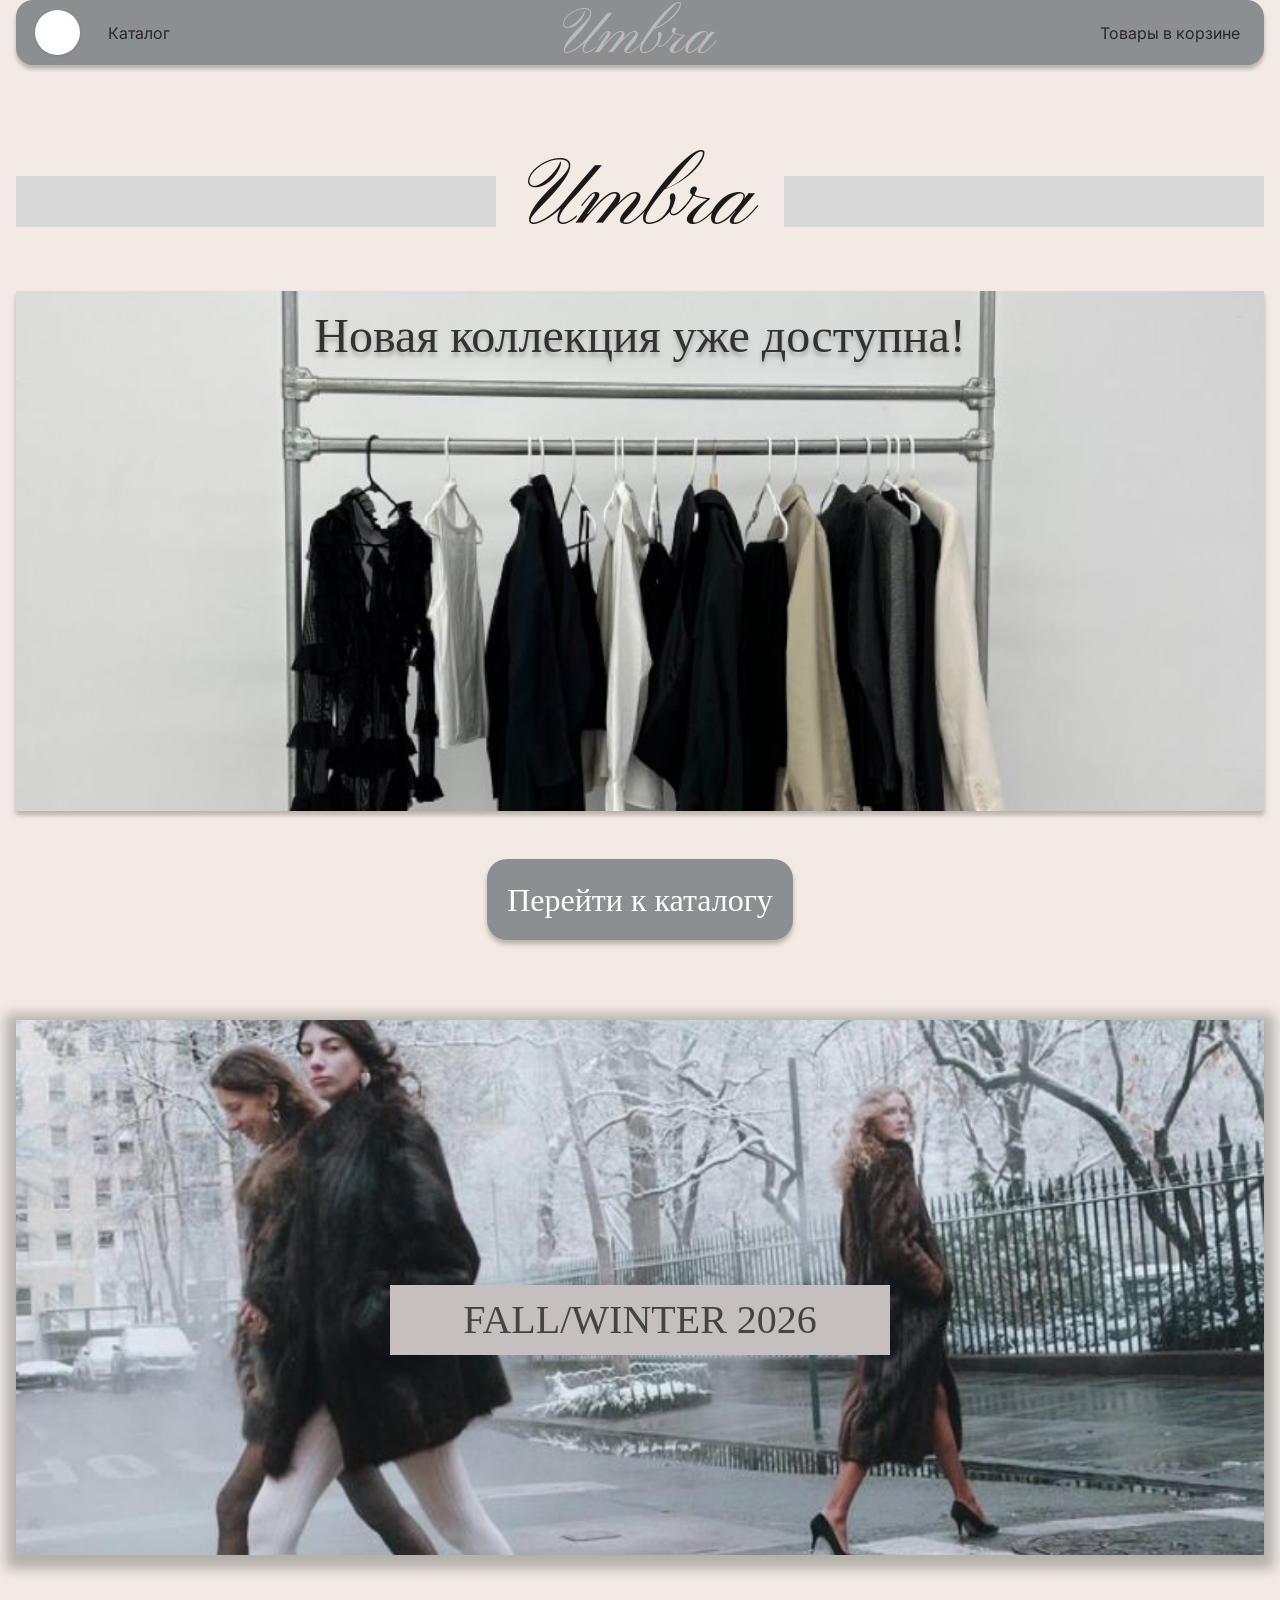
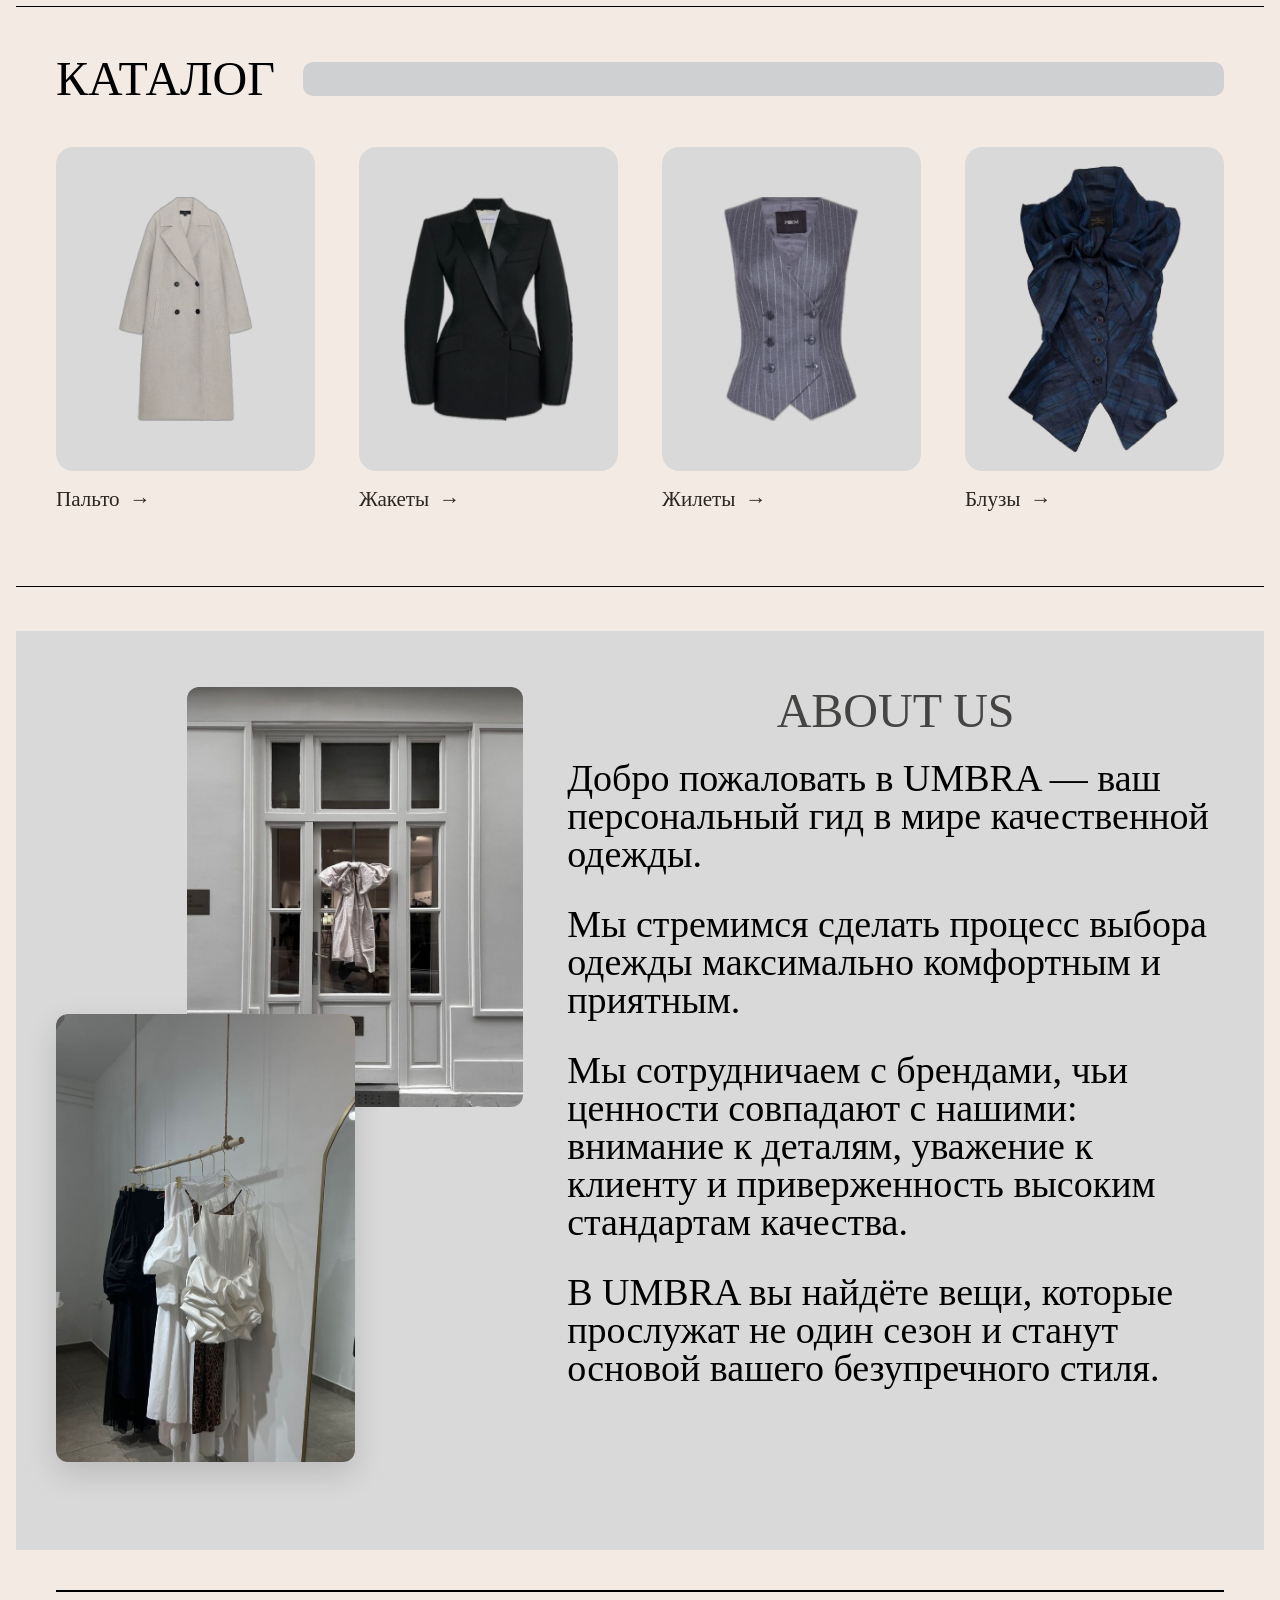
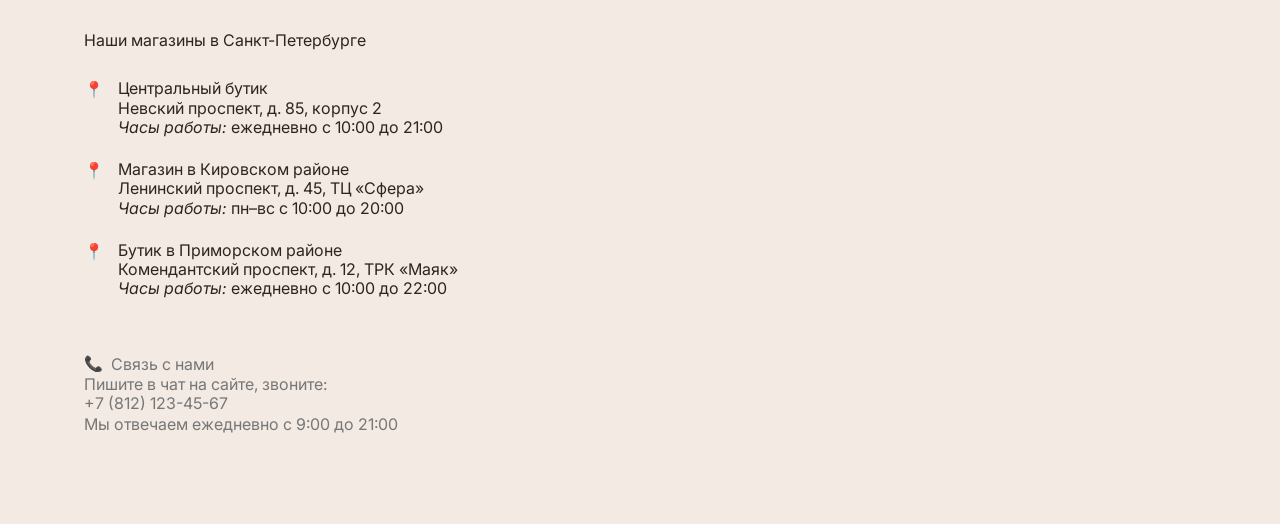
<file: index.html>
<!DOCTYPE html>
<html lang="ru">
<head>
  <meta charset="UTF-8" />
  <meta name="viewport" content="width=device-width, initial-scale=1.0" />
  <title>Umbra — мода</title>
  <link rel="preconnect" href="https://fonts.googleapis.com" />
  <link rel="preconnect" href="https://fonts.gstatic.com" crossorigin />
  <link href="https://fonts.googleapis.com/css2?family=Inter:ital,opsz,wght@0,14..32,200;0,14..32,400;0,14..32,500;1,14..32,200;1,14..32,400;1,14..32,500&family=Pinyon+Script&family=Source+Sans+3:wght@300;400;500;600&family=Tinos:ital,wght@0,400;0,700;1,400&display=swap" rel="stylesheet" />
  <link rel="stylesheet" href="styles.css" />
</head>
<body>
  <div class="page">
  <header class="site-header">
    <div class="top-bar">
      <div class="top-bar__inner top-bar__inner--with-brand">
        <div class="top-bar__left">
          <a href="index.html" class="top-bar__logo" aria-label="На главную"></a>
          <a href="catalog.html" class="top-bar__link top-bar__link--catalog">Каталог</a>
        </div>
        <a href="index.html" class="top-bar__brand">Umbra</a>
        <div class="top-bar__right">
          <a href="#" class="top-bar__link top-bar__link--cart">Товары в корзине</a>
        </div>
      </div>
    </div>
    <div class="brand-title-wrap">
      <div class="brand-title-row">
        <span class="brand-title__rule" aria-hidden="true"></span>
        <h1 class="brand-title">Umbra</h1>
        <span class="brand-title__rule" aria-hidden="true"></span>
      </div>
    </div>
  </header>

  <main>
    <section class="hero" aria-labelledby="hero-heading">
      <div class="hero__banner">
        <div class="hero__visual">
          <img
            class="hero__img"
            src="img/Коллекция главная.jpg"
            alt="Минималистичная вешалка с одеждой в нейтральных тонах"
          />
          <p id="hero-heading" class="hero__tagline">Новая коллекция уже доступна!</p>
        </div>
        <div class="hero__cta-strip">
          <div class="hero__cta">
            <a class="btn btn--catalog" href="catalog.html">Перейти к каталогу</a>
          </div>
        </div>
      </div>
      <div class="hero__lifestyle">
        <img
          class="hero__lifestyle-img"
          src="img/fall_winter.jpg"
          alt="Зимний городской образ"
        />
        <div class="hero__season-badge">
          <span class="hero__season-badge__text">Fall/Winter 2026</span>
        </div>
      </div>
    </section>

    <section id="catalog" class="catalog section">
      <div class="container">
        <h2 class="catalog__heading">
          <span class="catalog__heading-text">Каталог</span>
          <span class="catalog__heading-line" aria-hidden="true"></span>
        </h2>
        <ul class="catalog__grid">
          <li>
            <a class="catalog-card" href="catalog.html#section-palto">
              <div class="catalog-card__thumb">
                <img src="img/Пальто.png" alt="Светлое пальто" loading="lazy" />
              </div>
              <span class="catalog-card__label">Пальто <span class="catalog-card__arrow" aria-hidden="true">→</span></span>
            </a>
          </li>
          <li>
            <a class="catalog-card" href="catalog.html#section-zhakety">
              <div class="catalog-card__thumb">
                <img src="img/Жакеты.png" alt="Чёрный жакет" loading="lazy" />
              </div>
              <span class="catalog-card__label">Жакеты <span class="catalog-card__arrow" aria-hidden="true">→</span></span>
            </a>
          </li>
          <li>
            <a class="catalog-card" href="catalog.html#section-zhilety">
              <div class="catalog-card__thumb">
                <img src="img/Жилеты.png" alt="Жилет, предметный кадр" loading="lazy" />
              </div>
              <span class="catalog-card__label">Жилеты <span class="catalog-card__arrow" aria-hidden="true">→</span></span>
            </a>
          </li>
          <li>
            <a class="catalog-card" href="catalog.html#section-bluzy">
              <div class="catalog-card__thumb">
                <img src="img/Блузы.png" alt="Тёмная блузка" loading="lazy" />
              </div>
              <span class="catalog-card__label">Блузы <span class="catalog-card__arrow" aria-hidden="true">→</span></span>
            </a>
          </li>
        </ul>
      </div>
    </section>

    <section class="about section" id="about" aria-labelledby="about-heading">
      <div class="about__inner">
        <div class="about__media">
          <img class="about__img about__img--large" src="img/about_us_1.jpg" alt="Витрина бутика" loading="lazy" />
          <img class="about__img about__img--small" src="img/about_us_2.jpg" alt="Одежда на вешалках в шоуруме" loading="lazy" />
        </div>
        <div class="about__content">
          <h2 id="about-heading" class="about__title">About us</h2>
          <div class="about__text">
            <p>Добро пожаловать в UMBRA — ваш персональный гид в мире качественной одежды.</p>
            <p>Мы стремимся сделать процесс выбора одежды максимально комфортным и приятным.</p>
            <p>
              Мы сотрудничаем с брендами, чьи ценности совпадают с нашими: внимание к деталям, уважение к клиенту и приверженность высоким стандартам качества.
            </p>
            <p>В UMBRA вы найдёте вещи, которые прослужат не один сезон и станут основой вашего безупречного стиля.</p>
          </div>
        </div>
      </div>
    </section>

    <footer class="site-footer" id="contacts" aria-labelledby="footer-stores-heading">
      <div class="site-footer__inner">
        <div class="site-footer__panel">
          <h2 id="footer-stores-heading" class="footer__stores-heading">Наши магазины в Санкт-Петербурге</h2>
          <ul class="stores">
            <li class="stores__item">
              <span class="stores__pin" aria-hidden="true">📍</span>
              <div class="stores__body">
                <strong class="stores__name">Центральный бутик</strong>
                <p class="stores__address">Невский проспект, д. 85, корпус 2</p>
                <p class="stores__hours"><span class="stores__hours-label">Часы работы:</span> ежедневно с 10:00 до 21:00</p>
              </div>
            </li>
            <li class="stores__item">
              <span class="stores__pin" aria-hidden="true">📍</span>
              <div class="stores__body">
                <strong class="stores__name">Магазин в Кировском районе</strong>
                <p class="stores__address">Ленинский проспект, д. 45, ТЦ «Сфера»</p>
                <p class="stores__hours"><span class="stores__hours-label">Часы работы:</span> пн–вс с 10:00 до 20:00</p>
              </div>
            </li>
            <li class="stores__item">
              <span class="stores__pin" aria-hidden="true">📍</span>
              <div class="stores__body">
                <strong class="stores__name">Бутик в Приморском районе</strong>
                <p class="stores__address">Комендантский проспект, д. 12, ТРК «Маяк»</p>
                <p class="stores__hours"><span class="stores__hours-label">Часы работы:</span> ежедневно с 10:00 до 22:00</p>
              </div>
            </li>
          </ul>

          <div class="footer__contact">
            <div class="footer__contact-header">
              <span class="footer__contact-icon" aria-hidden="true">📞</span>
              <h3 class="footer__contact-title">Связь с нами</h3>
            </div>
            <p class="footer__contact-lead">Пишите в чат на сайте, звоните:</p>
            <p class="footer__phone-line">
              <a href="tel:+78121234567">+7 (812) 123-45-67</a>
            </p>
            <p class="footer__hours">Мы отвечаем ежедневно с 9:00 до 21:00</p>
          </div>
        </div>
      </div>
    </footer>
  </main>
  </div>

  <div id="cart-drawer" class="cart-drawer" aria-hidden="true">
    <div class="cart-drawer__backdrop" aria-hidden="true"></div>
    <div class="cart-drawer__panel" role="dialog" aria-modal="true" aria-labelledby="cart-drawer-title">
      <header class="cart-drawer__header">
        <button type="button" class="cart-drawer__back" id="cart-drawer-back" aria-label="Закрыть корзину">←</button>
        <h2 id="cart-drawer-title" class="cart-drawer__title">Товары в корзине</h2>
        <span class="cart-drawer__header-spacer" aria-hidden="true"></span>
      </header>
      <hr class="cart-drawer__rule" />
      <div class="cart-drawer__body">
        <ul class="cart-drawer__list" id="cart-drawer-list"></ul>
        <p class="cart-drawer__empty" id="cart-drawer-empty">Корзина пуста</p>
      </div>
      <footer class="cart-drawer__footer" id="cart-drawer-footer" hidden>
        <div class="cart-drawer__footer-inner">
          <span class="cart-drawer__footer-label">Итого</span>
          <div class="cart-drawer__footer-sum" aria-live="polite">
            <span class="cart-drawer__footer-num" id="cart-drawer-total-num">0</span>
            <span class="cart-drawer__footer-unit" aria-hidden="true">руб</span>
          </div>
        </div>
      </footer>
    </div>
  </div>

  <script src="cart.js" defer></script>
</body>
</html>
</file>
<file: styles.css>
/**
 * Umbra — лендинг, один файл стилей.
 * Секции: :root → база → шапка → hero → каталог → about → футер → медиазапросы.
 */
/* Umbra landing — tokens */
:root {
  --bg-page: #f2eae3;
  --bg-outer: #f2eae3;
  --bg-muted: #e8e4e0;
  --about-bg: #d9d9d9;
  /* About us: заголовок и текст (макет Figma) */
  --about-title-fs: 48px;
  --about-title-color: #454443;
  --about-title-max-w: 672px;
  --about-text-fs: 38px;
  --about-text-color: #000000;
  --about-text-max-w: 811px;
  --grey-line: #d9d9d9;
  --catalog-thumb-bg: #d9d9d9;
  --catalog-thumb-radius: clamp(16px, 1.35vw, 20px);
  /* В макете карточка 467px; в сетке ширина — колонка (без «фиктивного» margin от auto) */
  --product-card-max-w: 467px;
  --product-card-min-h: 650px;
  --product-card-bg: #d9d9d9;
  --product-card-thumb-inner-bg: #c9c9c9;
  --product-card-radius: 26px;
  --product-card-thumb-inner-radius: 20px;
  --product-card-pad: clamp(12px, 2.2vw, 18px);
  --product-card-wish-color: #a8a8a8;
  /* заголовок «Каталог» (макет: Tinos 48 / 400 / #000) */
  --catalog-heading-fs: 48px;
  --catalog-heading-color: #000000;
  /* серая плашка справа (макет: 34px высота, radius 10px, #CFD0D1) */
  --catalog-heading-pill-h: 34px;
  --catalog-heading-pill-radius: 10px;
  --catalog-heading-pill-bg: #cfd0d1;
  /* разделитель секции каталог (макет: 1px solid #000) */
  --catalog-section-border: #000000;
  /* воздух: над линией (после lifestyle + тень), под линией до «Каталог» */
  --catalog-rule-gap-after-lifestyle: clamp(1.5rem, 4vw, 4.75rem);
  --catalog-rule-gap-before-heading: clamp(1.75rem, 4.5vw, 3rem);
  /* воздух под нижней чёрной линией каталога до блока About */
  --catalog-rule-gap-before-about: clamp(1.5rem, 4vw, 2.75rem);
  /* зазор между карточками: главная (каталог на главной) */
  --card-grid-gap: clamp(1.5rem, 3.65vw, 2.75rem);
  /* PLP (страница каталога): уже карточки, больше зазор, доп. отступ от краёв блока */
  --plp-grid-extra-pad-x: clamp(0.75rem, 2.5vw, 2rem);
  --plp-grid-gap: clamp(1.4rem, 3vw, 2.25rem);
  --plp-card-surface-max-w: 440px;
  --grey-button: #8e8e8e;
  --grey-button-hover: #6f6f6f;
  --top-bar: #8c8f92;
  --top-bar-text: #1f1f1f;
  --top-bar-w: 1300px;
  --top-bar-h: 65px;
  --top-bar-radius: 17px;
  --top-bar-pad-left: 19px;
  --top-bar-pad-right: 24px;
  --top-bar-logo-gap: 27px;
  --top-bar-brand-color: #bbb9b9;
  --top-bar-link-fs: 16px;
  --accent-dark: #2d2620;
  /* От низа фиксированной шапки (65px) до блока Umbra — 79px; как в макете top: 144px */
  --brand-gap-below-bar: 79px;
  --brand-row-top: calc(var(--top-bar-h) + var(--brand-gap-below-bar));
  --brand-stripe-h: 51px;
  --text: #1a1a1a;
  --text-muted: #5c5c5c;
  --footer-contact-muted: #777777;
  /* как кегль ссылок в шапке */
  --footer-contact-font-fs: var(--top-bar-link-fs);
  /* зазор между About и футером; панель футера как в макете */
  --footer-gap-after-about: clamp(1.25rem, 3.5vw, 2.5rem);
  --footer-panel-w: 1300px;
  --footer-panel-min-h: 485px;
  --footer-panel-border-w: 2px;
  /* блок магазинов в футере — тот же кегль, что ссылки «Каталог» / «Корзина» */
  --footer-stores-text-fs: var(--top-bar-link-fs);
  --footer-stores-text-color: var(--accent-dark);
  --footer-stores-block-w: 850px;
  --white: #fff;
  --font-sans: "Source Sans 3", system-ui, sans-serif;
  --font-inter: "Inter", system-ui, sans-serif;
  --font-brand: "Pinyon Script", cursive;
  --font-tagline: "Tinos", Georgia, "Times New Roman", serif;
  --hero-tagline-color: #323232;
  --hero-tagline-w: 1029px;
  --hero-tagline-fs: 48px;
  --hero-tagline-text-shadow: 0 4px 4px rgb(0 0 0 / 0.25);
  /* Пропорции кадра героя: ширина / высота (чем меньше высота — тем сильнее кроп по вертикали) */
  --hero-visual-ar-w: 1440;
  --hero-visual-ar-h: 600;
  /* Смещение кадра внутри фото (меньше стены сверху и пола снизу) */
  --hero-img-object-position: center 40%;
  /* Полоса под фото: больше воздуха между фото и кнопкой */
  --hero-cta-strip-pt: clamp(2.75rem, 7vw, 5rem);
  --hero-cta-strip-pb: clamp(1.5rem, 4vw, 3rem);
  --hero-cta-btn-w: 392px;
  --hero-cta-btn-h: 81px;
  --hero-cta-btn-radius: 20px;
  --hero-cta-btn-bg: #8c8f92;
  --hero-cta-btn-bg-hover: #787b7e;
  --hero-cta-btn-fs: 32px;
  --hero-cta-btn-shadow: 0 4px 5px 0 #00000040;
  --season-badge-w: 500px;
  --season-badge-h: 70px;
  --season-badge-bg: #c5bfbf;
  --season-badge-text-max: 400px;
  --season-badge-text-fs: 40px;
  --season-badge-text-color: #454443;
  /* чуть ниже геометрического центра кадра */
  --season-badge-top: 56%;
  /* Совпадает с шириной .top-bar — контент не «шире» шапки */
  --layout-max: min(var(--top-bar-w), calc(100vw - 32px));
  --page-pad-x: clamp(1rem, 4vw, 2.5rem);
  --section-pad-y: clamp(2.5rem, 6vw, 4.5rem);
  --radius-sm: 6px;
  --radius-md: 12px;
}

*,
*::before,
*::after {
  box-sizing: border-box;
}

html {
  scroll-behavior: smooth;
  scrollbar-width: none; /* Firefox */
  -ms-overflow-style: none; /* старый Edge / IE */
}

html::-webkit-scrollbar {
  display: none; /* Chrome, Safari, Opera */
}

body {
  margin: 0;
  scrollbar-width: none;
  -ms-overflow-style: none;
  font-family: var(--font-sans);
  font-size: clamp(0.9375rem, 2vw, 1rem);
  font-weight: 400;
  line-height: 1.6;
  color: var(--text);
  background: var(--bg-outer);
  min-height: 100vh;
}

body::-webkit-scrollbar {
  display: none;
}

.page {
  width: 100%;
  max-width: var(--layout-max);
  margin-inline: auto;
  margin-top: 0;
  background: var(--bg-page);
}

/* Атрибуты width/height у <img> в HTML не обязательны, если родитель задаёт
   aspect-ratio / фиксированную высоту — место под картинку резервируется до загрузки. */
img {
  max-width: 100%;
  height: auto;
  display: block;
}

a {
  color: inherit;
  text-decoration: none;
}

a:hover {
  text-decoration: underline;
}

.container {
  width: 100%;
  max-width: none;
  margin-inline: auto;
  padding-inline: var(--page-pad-x);
}

.section {
  padding-block: var(--section-pad-y);
}

/* Полоса закреплена у верха окна (fixed), под неё зарезервирован отступ */
.site-header {
  background: var(--bg-page);
  padding: 0 var(--page-pad-x);
  padding-top: var(--brand-row-top);
}

.top-bar {
  position: fixed;
  top: 0;
  left: 50%;
  transform: translateX(-50%);
  z-index: 200;
  width: min(var(--top-bar-w), calc(100vw - 32px));
  height: var(--top-bar-h);
  background: var(--top-bar);
  color: var(--top-bar-text);
  border-radius: var(--top-bar-radius);
  box-shadow: 0px 4px 4px 0px #00000040;
}

.top-bar__inner {
  display: flex;
  align-items: center;
  justify-content: space-between;
  gap: 1rem;
  height: 100%;
  width: 100%;
  padding: 10px var(--top-bar-pad-right) 10px var(--top-bar-pad-left);
  box-sizing: border-box;
}

/* Центр шапки: Umbra (макет 154×60, Pinyon 64px, #BBB9B9); вместо left:590px — сетка 1fr auto 1fr */
.top-bar__inner--with-brand {
  display: grid;
  grid-template-columns: minmax(0, 1fr) auto minmax(0, 1fr);
  align-items: center;
  align-content: center;
  column-gap: 0.5rem;
  /* При padding 10+10 и высоте полосы 65px остаётся ~45px — блок 60px вылезает и ломает выравнивание */
  padding-block: 2px;
}

.top-bar__inner--with-brand .top-bar__left,
.top-bar__inner--with-brand .top-bar__brand,
.top-bar__inner--with-brand .top-bar__right {
  align-self: center;
}

.top-bar__inner--with-brand .top-bar__left {
  justify-self: start;
}

.top-bar__inner--with-brand .top-bar__right {
  justify-self: end;
}

.top-bar__inner--with-brand .top-bar__left--catalog {
  flex: unset;
}

.top-bar__right {
  display: flex;
  align-items: center;
  justify-content: flex-end;
  min-width: 0;
}

.top-bar__brand {
  grid-column: 2;
  justify-self: center;
  box-sizing: border-box;
  width: 154px;
  height: 60px;
  max-height: min(60px, 100%);
  display: flex;
  align-items: center;
  justify-content: center;
  margin: 0;
  padding: 0;
  /* hidden обрезал верхние выносные Pinyon Script; сдвиг только у логотипа */
  overflow: visible;
  transform: translateY(5px);
  font-family: var(--font-brand);
  font-weight: 400;
  font-style: normal;
  font-size: 64px;
  line-height: 1;
  letter-spacing: 0;
  color: var(--top-bar-brand-color);
  text-decoration: none;
  white-space: nowrap;
  opacity: 1;
}

.top-bar__brand:hover {
  text-decoration: none;
  opacity: 0.92;
}

.top-bar__left {
  display: flex;
  align-items: center;
  gap: var(--top-bar-logo-gap);
  min-width: 0;
}

.top-bar__logo {
  flex-shrink: 0;
  width: 45px;
  height: 45px;
  border-radius: 100px;
  background: #fff;
  box-shadow: 0 1px 3px rgba(0, 0, 0, 0.12);
}

.top-bar__logo:hover {
  text-decoration: none;
  opacity: 0.92;
}

.top-bar__link {
  text-decoration: none;
}

.top-bar a:hover {
  text-decoration: none;
}

.top-bar__link:hover {
  opacity: 0.9;
}

.top-bar__link--catalog,
.top-bar__link--cart {
  font-family: var(--font-inter);
  font-weight: 400;
  font-size: var(--top-bar-link-fs);
  line-height: 1;
  letter-spacing: 0;
  color: var(--accent-dark);
}

.top-bar__link--catalog {
  flex-shrink: 0;
  display: inline-flex;
  align-items: center;
  justify-content: center;
  box-sizing: border-box;
  min-width: 63px;
  min-height: 19px;
  padding: 0;
  background: none;
}

.top-bar__link--catalog:hover {
  opacity: 0.85;
  color: var(--accent-dark);
}

.top-bar__link--cart {
  flex-shrink: 1;
  min-width: 0;
  display: inline-flex;
  align-items: center;
  justify-content: flex-end;
  min-height: 20px;
  text-align: right;
  white-space: nowrap;
  overflow: hidden;
  text-overflow: ellipsis;
}

.top-bar__link--cart:hover {
  color: var(--accent-dark);
  opacity: 0.85;
}

@keyframes umbra-cart-added {
  0% {
    transform: scale(1);
    opacity: 1;
  }
  40% {
    transform: scale(1.06);
    color: var(--top-bar);
    opacity: 1;
  }
  100% {
    transform: scale(1);
    color: var(--accent-dark);
    opacity: 1;
  }
}

.top-bar__link--cart.is-cart-added-flash {
  animation: umbra-cart-added 0.7s ease;
}

@media (prefers-reduced-motion: reduce) {
  .top-bar__link--cart.is-cart-added-flash {
    animation: none;
    text-decoration: underline;
    text-underline-offset: 3px;
  }
}

.brand-title-wrap {
  padding-top: 0;
  padding-bottom: clamp(1.25rem, 4vw, 2rem);
  /* Полоски на всю ширину колонки страницы (снимаем боковой padding шапки) */
  margin-inline: calc(-1 * var(--page-pad-x));
}

.brand-title-row {
  display: grid;
  grid-template-columns: minmax(0, 1fr) auto minmax(0, 1fr);
  align-items: center;
  column-gap: clamp(0.75rem, 2.5vw, 2rem);
  width: 100%;
}

.brand-title__rule {
  width: 100%;
  height: var(--brand-stripe-h);
  background: var(--grey-line);
  border-radius: 0;
  justify-self: stretch;
}

.brand-title {
  margin: 0;
  flex-shrink: 0;
  font-family: var(--font-brand);
  font-weight: 400;
  font-style: normal;
  font-size: 96px;
  line-height: 1.2;
  letter-spacing: 0;
}

/* Hero: фото + слоган; под ним отдельная кремовая полоса с кнопкой (как в макете) */
.hero__banner {
  display: flex;
  flex-direction: column;
  width: 100%;
  background: var(--bg-page);
}

/* Высота блока = padding-bottom от ширины (надёжно в flex); картинка fill + cover */
.hero__visual {
  position: relative;
  width: 100%;
  height: 0;
  padding-bottom: calc(100% * var(--hero-visual-ar-h) / var(--hero-visual-ar-w));
  /* visible — иначе box-shadow у .hero__img обрезается по краю блока */
  overflow: visible;
  flex-shrink: 0;
  min-height: 0;
}

.hero__img {
  position: absolute;
  inset: 0;
  display: block;
  width: 100%;
  height: 100%;
  object-fit: cover;
  object-position: var(--hero-img-object-position);
  box-shadow: 0 4px 5px 0 #00000040;
}

.hero__tagline {
  position: absolute;
  left: 50%;
  top: clamp(0.35rem, 1.5vw, 1rem);
  transform: translateX(-50%);
  z-index: 2;
  box-sizing: border-box;
  width: min(var(--hero-tagline-w), calc(100% - 2 * var(--page-pad-x)));
  max-width: var(--hero-tagline-w);
  margin: 0;
  padding: 0 0.5rem;
  text-align: center;
  font-family: var(--font-tagline);
  font-weight: 400;
  font-style: normal;
  font-size: var(--hero-tagline-fs);
  line-height: 1.2;
  letter-spacing: 0;
  text-transform: none;
  color: var(--hero-tagline-color);
  background: none;
  text-shadow: var(--hero-tagline-text-shadow);
}

.hero__cta-strip {
  width: 100%;
  background: var(--bg-page);
  padding: var(--hero-cta-strip-pb) var(--page-pad-x) var(--hero-cta-strip-pt);
  display: flex;
  justify-content: center;
  align-items: center;
}

.hero__cta {
  margin: 0;
}

.btn {
  display: inline-flex;
  align-items: center;
  justify-content: center;
  padding: 0.75rem 1.75rem;
  font-family: var(--font-sans);
  font-size: 0.9375rem;
  font-weight: 500;
  border-radius: var(--radius-sm);
  border: none;
  cursor: pointer;
  transition: background 0.2s ease, opacity 0.2s ease, transform 0.15s ease;
}

/* Кнопка «Перейти к каталогу» в герое — адаптивно от макетных 392×81 и 32px */
.hero__cta .btn--catalog {
  box-sizing: border-box;
  width: min(var(--hero-cta-btn-w), 100%);
  max-width: 100%;
  height: clamp(3rem, 10vw, var(--hero-cta-btn-h));
  min-height: clamp(3rem, 10vw, var(--hero-cta-btn-h));
  padding: 0 clamp(0.75rem, 3vw, 1.25rem);
  border-radius: clamp(12px, 2.5vw, var(--hero-cta-btn-radius));
  background: var(--hero-cta-btn-bg);
  color: #fff;
  font-family: var(--font-tagline);
  font-weight: 400;
  font-size: clamp(1.125rem, 3.8vw, var(--hero-cta-btn-fs));
  line-height: 1;
  letter-spacing: 0;
  box-shadow: var(--hero-cta-btn-shadow);
  transition: background 0.2s ease, transform 0.15s ease, box-shadow 0.2s ease;
}

.hero__cta .btn--catalog:hover {
  background: var(--hero-cta-btn-bg-hover);
  color: #fff;
  text-decoration: none;
  transform: translateY(-1px);
  box-shadow: var(--hero-cta-btn-shadow);
}

.hero__cta .btn--catalog:active {
  transform: translateY(0);
}

.hero__lifestyle {
  position: relative;
  width: 100%;
  container-type: inline-size;
  container-name: hero-lifestyle;
}

.hero__lifestyle-img {
  width: 100%;
  aspect-ratio: 21 / 9;
  min-height: 200px;
  object-fit: cover;
  box-shadow: 0 4px 12px 10px #00000040;
}

.hero__season-badge {
  position: absolute;
  left: 50%;
  top: var(--season-badge-top);
  transform: translate(-50%, -50%);
  box-sizing: border-box;
  display: flex;
  align-items: center;
  justify-content: center;
  width: min(var(--season-badge-w), calc(100% - 1.5rem));
  max-width: min(var(--season-badge-w), 100%);
  height: auto;
  /* без cqi — от vw окна (запасной вариант) */
  min-height: clamp(2.5rem, 12vw, var(--season-badge-h));
  padding: clamp(0.25rem, 1.5vw, 0.5rem) clamp(0.35rem, 2vw, 0.75rem);
  margin: 0;
  background: var(--season-badge-bg);
  box-shadow: none;
}

.hero__season-badge__text {
  display: block;
  max-width: min(var(--season-badge-text-max), 100%);
  font-family: var(--font-tagline);
  font-weight: 400;
  font-style: normal;
  font-size: clamp(0.6875rem, 3.8vw, var(--season-badge-text-fs));
  line-height: 1.15;
  letter-spacing: 0;
  text-transform: uppercase;
  text-align: center;
  color: var(--season-badge-text-color);
  overflow-wrap: anywhere;
}

/* Размер от ширины блока с lifestyle, а не всего viewport */
@supports (font-size: 1cqi) {
  .hero__season-badge {
    min-height: clamp(2.5rem, 12cqi, var(--season-badge-h));
    padding: clamp(0.25rem, 1.5cqi, 0.5rem) clamp(0.35rem, 2cqi, 0.75rem);
  }

  .hero__season-badge__text {
    font-size: clamp(0.6875rem, 7cqi, var(--season-badge-text-fs));
  }
}

/* Catalog — заголовок + «таблетка», карточки в серых скруглённых рамках */
.catalog.section {
  margin-top: var(--catalog-rule-gap-after-lifestyle);
  margin-bottom: var(--catalog-rule-gap-before-about);
  border-top: 1px solid var(--catalog-section-border);
  border-bottom: 1px solid var(--catalog-section-border);
  /* перебивает верх из .section: больше зазор между линией и «Каталог» */
  padding-top: var(--catalog-rule-gap-before-heading);
}

.catalog__heading {
  display: flex;
  align-items: center;
  gap: clamp(1rem, 2.5vw, 1.75rem);
  margin: 0 0 clamp(1.75rem, 4vw, 2.75rem);
  font-family: var(--font-tagline);
  font-size: clamp(1.375rem, 4vw, var(--catalog-heading-fs));
  font-weight: 400;
  font-style: normal;
  line-height: 1;
  letter-spacing: 0;
  text-transform: uppercase;
  color: var(--catalog-heading-color);
}

.catalog__heading-text {
  flex-shrink: 0;
}

.catalog__heading-line {
  flex: 1;
  min-width: 3rem;
  height: var(--catalog-heading-pill-h);
  min-height: var(--catalog-heading-pill-h);
  align-self: center;
  border-radius: var(--catalog-heading-pill-radius);
  background: var(--catalog-heading-pill-bg);
}

.catalog__grid {
  list-style: none;
  margin: 0;
  padding: 0;
  display: grid;
  grid-template-columns: repeat(4, minmax(0, 1fr));
  gap: var(--card-grid-gap);
}

.catalog-card {
  display: flex;
  flex-direction: column;
  align-items: flex-start;
  gap: clamp(0.65rem, 1.5vw, 0.9rem);
  color: var(--text);
}

.catalog-card:hover {
  text-decoration: none;
}

.catalog-card:hover .catalog-card__label {
  text-decoration: underline;
}

.catalog-card__thumb {
  width: 100%;
  box-sizing: border-box;
  background: var(--catalog-thumb-bg);
  border-radius: var(--catalog-thumb-radius);
  aspect-ratio: 4 / 5;
  display: flex;
  align-items: center;
  justify-content: center;
  overflow: hidden;
  padding: clamp(0.65rem, 2vw, 1.1rem);
}

.catalog-card__thumb img {
  width: 100%;
  height: 100%;
  object-fit: contain;
  object-position: center;
}

.catalog-card__label {
  font-family: var(--font-tagline);
  font-size: clamp(1.125rem, 1.65vw, 1.9375rem);
  font-weight: 400;
  line-height: 1.35;
  text-align: left;
  color: var(--accent-dark);
}

.catalog-card__arrow {
  font-weight: 400;
  margin-left: 0.2em;
}

/* Страница каталога (plp): компактная шапка + секции с товарами */
.site-header.site-header--catalog {
  padding-top: calc(var(--top-bar-h) + clamp(1rem, 3vw, 1.75rem));
  padding-bottom: clamp(1rem, 3vw, 1.75rem);
}

.top-bar__inner--catalog {
  flex-wrap: wrap;
  row-gap: 0.5rem;
}

.top-bar__inner--with-brand.top-bar__inner--catalog {
  flex-wrap: nowrap;
}

.top-bar__left--catalog {
  flex: 1;
  min-width: 0;
  gap: clamp(0.35rem, 1.5vw, 1rem);
}

.top-bar__back {
  flex-shrink: 0;
  display: inline-flex;
  align-items: center;
  justify-content: center;
  min-width: 2.25rem;
  min-height: 2.25rem;
  font-family: var(--font-inter);
  font-size: 1.35rem;
  line-height: 1;
  color: var(--accent-dark);
  text-decoration: none;
  border-radius: 8px;
}

.top-bar__back:hover {
  opacity: 0.85;
  text-decoration: none;
}

.catalog-nav {
  display: flex;
  flex-wrap: wrap;
  align-items: center;
  gap: clamp(0.35rem, 1.8vw, 1.25rem);
  min-width: 0;
}

.catalog-nav__link {
  flex-shrink: 0;
  font-family: var(--font-inter);
  font-weight: 400;
  font-size: clamp(0.8125rem, 1.8vw, 16px);
  line-height: 1.2;
  color: var(--accent-dark);
  text-decoration: none;
  white-space: nowrap;
}

.catalog-nav__link:hover {
  opacity: 0.88;
  text-decoration: none;
}

/* Бургер + выезжающее меню категорий (каталог, только ≤768px в медиазапросе) */
.catalog-burger-wrap {
  display: none;
  align-items: center;
  gap: 0.4rem;
}

.catalog-burger {
  display: none;
  flex-direction: column;
  justify-content: center;
  align-items: center;
  gap: 5px;
  width: 44px;
  height: 44px;
  margin: 0;
  padding: 0;
  border: none;
  border-radius: 10px;
  background: transparent;
  color: var(--accent-dark);
  cursor: pointer;
}

.catalog-burger-label {
  font-family: var(--font-inter);
  font-size: 0.9375rem;
  font-weight: 500;
  line-height: 1;
  color: var(--accent-dark);
  white-space: nowrap;
  user-select: none;
}

.catalog-burger:hover {
  background: rgb(255 255 255 / 0.2);
}

.catalog-burger__bar {
  display: block;
  width: 20px;
  height: 2px;
  border-radius: 1px;
  background: currentColor;
}

.catalog-menu {
  position: fixed;
  inset: 0;
  z-index: 400;
  pointer-events: none;
  visibility: hidden;
}

.catalog-menu.is-open {
  pointer-events: auto;
  visibility: visible;
}

.catalog-menu__backdrop {
  position: absolute;
  inset: 0;
  background: rgb(0 0 0 / 0.4);
  opacity: 0;
  transition: opacity 0.2s ease;
  cursor: pointer;
}

.catalog-menu.is-open .catalog-menu__backdrop {
  opacity: 1;
}

.catalog-menu__panel {
  position: absolute;
  top: 0;
  left: 0;
  bottom: 0;
  box-sizing: border-box;
  width: min(18.5rem, 88vw);
  max-width: 100%;
  padding: max(1rem, env(safe-area-inset-top, 0px)) 1.1rem 1.5rem max(1.1rem, env(safe-area-inset-left, 0px));
  background: var(--bg-page);
  box-shadow: 6px 0 28px rgb(0 0 0 / 0.18);
  transform: translateX(-100%);
  transition: transform 0.22s ease;
}

.catalog-menu.is-open .catalog-menu__panel {
  transform: translateX(0);
}

.catalog-menu__head {
  display: flex;
  align-items: center;
  justify-content: space-between;
  gap: 0.75rem;
  margin-bottom: 1rem;
  padding-bottom: 0.75rem;
  border-bottom: 1px solid var(--grey-line);
}

.catalog-menu__title {
  font-family: var(--font-inter);
  font-size: 1rem;
  font-weight: 500;
  color: var(--accent-dark);
}

.catalog-menu__close {
  display: inline-flex;
  align-items: center;
  justify-content: center;
  width: 44px;
  height: 44px;
  margin: 0;
  padding: 0;
  border: none;
  border-radius: 10px;
  background: transparent;
  font-size: 1.75rem;
  line-height: 1;
  color: var(--accent-dark);
  cursor: pointer;
}

.catalog-menu__close:hover {
  background: rgb(0 0 0 / 0.06);
}

.catalog-menu__nav {
  display: flex;
  flex-direction: column;
  gap: 0.25rem;
}

.catalog-menu__link {
  display: flex;
  align-items: center;
  min-height: 48px;
  padding: 0.5rem 0.65rem;
  border-radius: 10px;
  font-family: var(--font-inter);
  font-size: 1.0625rem;
  font-weight: 400;
  color: var(--accent-dark);
  text-decoration: none;
}

.catalog-menu__link:hover {
  background: rgb(0 0 0 / 0.05);
  text-decoration: none;
}

body:is(.catalog-menu-open, .product-modal-open, .cart-drawer-open) {
  overflow: hidden;
}

@media (prefers-reduced-motion: reduce) {
  .catalog-menu__backdrop,
  .catalog-menu__panel {
    transition: none;
  }
}

/* Выезжающая корзина (справа) */
.cart-drawer {
  position: fixed;
  inset: 0;
  z-index: 600;
  pointer-events: none;
  visibility: hidden;
}

.cart-drawer.is-open {
  pointer-events: auto;
  visibility: visible;
}

.cart-drawer__backdrop {
  position: absolute;
  inset: 0;
  background: rgb(0 0 0 / 0.55);
  opacity: 0;
  transition: opacity 0.22s ease;
  cursor: pointer;
}

.cart-drawer.is-open .cart-drawer__backdrop {
  opacity: 1;
}

.cart-drawer__panel {
  position: absolute;
  top: 0;
  right: 0;
  bottom: 0;
  box-sizing: border-box;
  display: flex;
  flex-direction: column;
  width: min(22.5rem, 92vw);
  max-width: 100%;
  padding: max(0.5rem, env(safe-area-inset-top, 0px)) max(1rem, env(safe-area-inset-right, 0px))
    max(0.75rem, env(safe-area-inset-bottom, 0px)) max(1.1rem, env(safe-area-inset-left, 0px));
  border-top-left-radius: clamp(28px, 7vw, 40px);
  border-bottom-left-radius: clamp(28px, 7vw, 40px);
  background: var(--bg-page);
  box-shadow: -10px 0 40px rgb(0 0 0 / 0.22);
  transform: translateX(100%);
  transition: transform 0.26s ease;
}

.cart-drawer.is-open .cart-drawer__panel {
  transform: translateX(0);
}

.cart-drawer__header {
  display: grid;
  grid-template-columns: 44px 1fr 44px;
  align-items: center;
  gap: 0.35rem;
  padding: 0.35rem 0 0.65rem;
}

.cart-drawer__back {
  grid-column: 1;
  display: inline-flex;
  align-items: center;
  justify-content: center;
  width: 44px;
  height: 44px;
  margin: 0;
  padding: 0;
  border: none;
  border-radius: 10px;
  background: transparent;
  font-size: 1.35rem;
  line-height: 1;
  color: var(--accent-dark);
  cursor: pointer;
}

.cart-drawer__back:hover {
  background: rgb(0 0 0 / 0.06);
}

.cart-drawer__title {
  grid-column: 2;
  margin: 0;
  font-family: var(--font-inter);
  font-size: clamp(0.9375rem, 2.4vw, 1.0625rem);
  font-weight: 500;
  text-align: center;
  color: var(--accent-dark);
}

.cart-drawer__header-spacer {
  grid-column: 3;
  width: 44px;
  height: 44px;
}

.cart-drawer__rule {
  margin: 0 0 1rem;
  border: none;
  border-top: 1px solid var(--grey-line);
}

.cart-drawer__body {
  flex: 1;
  min-height: 0;
  overflow: auto;
}

.cart-drawer__list {
  margin: 0;
  padding: 0;
  list-style: none;
}

.cart-drawer__empty {
  margin: 2rem 0 0;
  font-family: var(--font-inter);
  font-size: 0.9375rem;
  font-style: italic;
  color: var(--text-muted);
  text-align: center;
}

.cart-drawer__item {
  display: grid;
  grid-template-columns: 5.5rem 1fr;
  gap: 0.85rem 1rem;
  align-items: start;
  padding-bottom: 1.1rem;
  margin-bottom: 1.1rem;
  border-bottom: 1px solid var(--grey-line);
}

.cart-drawer__item:last-child {
  margin-bottom: 0;
  padding-bottom: 0;
  border-bottom: none;
}

.cart-drawer__item-media {
  border-radius: var(--product-card-thumb-inner-radius);
  background: var(--catalog-thumb-bg);
  overflow: hidden;
  aspect-ratio: 1;
  display: flex;
  align-items: center;
  justify-content: center;
}

.cart-drawer__item-media img {
  width: 100%;
  height: 100%;
  object-fit: contain;
}

.cart-drawer__item-main {
  min-width: 0;
}

.cart-drawer__item-price {
  display: flex;
  align-items: baseline;
  gap: 0.2rem;
  margin-bottom: 0.35rem;
  font-family: var(--font-inter);
  color: var(--accent-dark);
}

.cart-drawer__price-num {
  font-size: clamp(1.75rem, 5vw, 2.125rem);
  font-weight: 200;
  font-style: italic;
  line-height: 1;
}

.cart-drawer__price-unit {
  font-size: 0.65rem;
  font-weight: 400;
  font-style: normal;
  vertical-align: super;
  position: relative;
  top: -0.35em;
  opacity: 0.85;
}

.cart-drawer__item-name {
  margin: 0 0 0.2rem;
  font-family: var(--font-inter);
  font-size: 0.9375rem;
  font-weight: 400;
  font-style: italic;
  line-height: 1.35;
  color: var(--accent-dark);
}

.cart-drawer__item-meta {
  margin: 0 0 0.75rem;
  font-family: var(--font-inter);
  font-size: 0.8125rem;
  font-weight: 400;
  font-style: italic;
  line-height: 1.35;
  color: var(--text-muted);
}

.cart-drawer__item-qty {
  display: inline-flex;
  align-items: center;
  gap: 0.35rem;
  flex-wrap: wrap;
}

.cart-drawer__qty-btn {
  display: inline-flex;
  align-items: center;
  justify-content: center;
  min-width: 40px;
  min-height: 40px;
  padding: 0 0.5rem;
  border: 1px solid rgb(0 0 0 / 0.15);
  border-radius: 10px;
  background: var(--grey-line);
  font-family: var(--font-inter);
  font-size: 1.125rem;
  font-weight: 500;
  line-height: 1;
  color: var(--accent-dark);
  cursor: pointer;
}

.cart-drawer__qty-btn:hover {
  filter: brightness(0.96);
}

.cart-drawer__qty-val {
  min-width: 1.75rem;
  text-align: center;
  font-family: var(--font-inter);
  font-size: 1rem;
  font-weight: 500;
  color: var(--accent-dark);
}

.cart-drawer__footer {
  flex-shrink: 0;
  margin-top: auto;
  padding-top: 1rem;
  border-top: 1px solid var(--grey-line);
}

.cart-drawer__footer[hidden] {
  display: none;
}

.cart-drawer__footer-inner {
  display: flex;
  align-items: baseline;
  justify-content: space-between;
  gap: 1rem;
}

.cart-drawer__footer-label {
  font-family: var(--font-inter);
  font-size: 1rem;
  font-weight: 500;
  color: var(--accent-dark);
}

.cart-drawer__footer-sum {
  display: flex;
  align-items: baseline;
  gap: 0.2rem;
  font-family: var(--font-inter);
  color: var(--accent-dark);
}

.cart-drawer__footer-num {
  font-size: clamp(1.5rem, 4vw, 1.875rem);
  font-weight: 300;
  font-style: italic;
  line-height: 1;
}

.cart-drawer__footer-unit {
  font-size: 0.65rem;
  font-weight: 400;
  font-style: normal;
  vertical-align: super;
  position: relative;
  top: -0.35em;
  opacity: 0.85;
}

@media (prefers-reduced-motion: reduce) {
  .cart-drawer__backdrop,
  .cart-drawer__panel {
    transition: none;
  }
}

/* Модальное окно товара (каталог) */
.product-modal {
  position: fixed;
  inset: 0;
  z-index: 500;
  display: flex;
  align-items: center;
  justify-content: center;
  padding: max(0.75rem, env(safe-area-inset-top, 0px)) max(0.75rem, env(safe-area-inset-right, 0px))
    max(0.75rem, env(safe-area-inset-bottom, 0px)) max(0.75rem, env(safe-area-inset-left, 0px));
  box-sizing: border-box;
  pointer-events: none;
  visibility: hidden;
  opacity: 0;
  transition: opacity 0.2s ease, visibility 0.2s ease;
}

.product-modal.is-open {
  pointer-events: auto;
  visibility: visible;
  opacity: 1;
}

.product-modal__backdrop {
  position: absolute;
  inset: 0;
  background: rgb(0 0 0 / 0.45);
  cursor: pointer;
}

.product-modal__panel {
  position: relative;
  z-index: 1;
  box-sizing: border-box;
  width: min(960px, 100%);
  max-height: min(92vh, 100%);
  overflow: auto;
  padding: clamp(1rem, 3vw, 1.75rem);
  border-radius: clamp(12px, 2vw, 20px);
  background: var(--bg-page);
  box-shadow: 0 12px 48px rgb(0 0 0 / 0.2);
}

.product-modal__back {
  position: sticky;
  top: 0;
  z-index: 2;
  display: inline-flex;
  align-items: center;
  justify-content: center;
  width: 44px;
  height: 44px;
  margin: 0 0 0.5rem;
  padding: 0;
  border: none;
  border-radius: 10px;
  background: rgb(0 0 0 / 0.06);
  font-size: 1.35rem;
  line-height: 1;
  color: var(--accent-dark);
  cursor: pointer;
}

.product-modal__back:hover {
  background: rgb(0 0 0 / 0.1);
}

.product-modal__layout {
  display: grid;
  grid-template-columns: minmax(0, 1fr) minmax(0, 1fr);
  gap: clamp(1rem, 3vw, 2.5rem);
  align-items: start;
}

.product-modal__thumb {
  width: 100%;
  max-height: min(70vh, 560px);
  box-sizing: border-box;
  padding: clamp(0.65rem, 2vw, 1rem);
  border-radius: var(--catalog-thumb-radius);
  background: var(--catalog-thumb-bg);
  box-shadow: 4px 4px 4px 0 #00000040;
  display: flex;
  align-items: center;
  justify-content: center;
}

.product-modal__thumb img {
  max-width: 100%;
  max-height: min(62vh, 500px);
  width: auto;
  height: auto;
  object-fit: contain;
}

.product-modal__name {
  margin: 0 0 0.5rem;
  font-family: var(--font-inter);
  font-size: clamp(1rem, 2.2vw, 1.25rem);
  font-weight: 300;
  font-style: italic;
  line-height: 1.25;
  color: var(--accent-dark);
}

.product-modal__price {
  margin: 0 0 1.25rem;
  font-family: var(--font-inter);
  font-size: clamp(1.75rem, 4vw, 2.5rem);
  font-weight: 200;
  font-style: italic;
  line-height: 1.1;
  color: var(--accent-dark);
}

.product-modal__sizes {
  margin-bottom: 1.25rem;
}

.product-modal__sizes-label {
  display: block;
  margin-bottom: 0.5rem;
  font-family: var(--font-inter);
  font-size: 0.875rem;
  font-weight: 500;
  color: var(--accent-dark);
}

.product-modal__sizes-row {
  display: flex;
  flex-wrap: wrap;
  align-items: center;
  gap: 0.5rem;
}

.product-modal__size {
  min-width: 44px;
  min-height: 44px;
  padding: 0 0.65rem;
  border: 1px solid rgb(0 0 0 / 0.12);
  border-radius: 10px;
  background: var(--grey-line);
  font-family: var(--font-inter);
  font-size: 0.9375rem;
  font-weight: 500;
  color: var(--accent-dark);
  cursor: pointer;
}

.product-modal__size:hover {
  filter: brightness(0.97);
}

.product-modal__size.is-active {
  background: var(--top-bar);
  color: var(--white);
  border-color: transparent;
}

.product-modal__size-chart {
  margin-left: 0.35rem;
  padding: 0;
  border: none;
  background: none;
  font: inherit;
  font-family: var(--font-inter);
  font-size: 0.8125rem;
  color: var(--text-muted);
  cursor: pointer;
  text-align: left;
  text-decoration: underline;
  text-underline-offset: 2px;
}

.product-modal__size-chart:hover {
  color: var(--accent-dark);
}

.product-modal__add {
  width: 100%;
  max-width: 22rem;
  margin-bottom: 1.25rem;
  padding: 0.9rem 1.25rem;
  border: none;
  border-radius: 12px;
  background: var(--top-bar);
  font-family: var(--font-inter);
  font-size: 1rem;
  font-weight: 500;
  color: var(--white);
  cursor: pointer;
}

.product-modal__add:hover {
  filter: brightness(1.05);
}

.product-modal__material-label {
  display: block;
  margin-bottom: 0.35rem;
  font-family: var(--font-inter);
  font-size: 0.875rem;
  font-weight: 500;
  color: var(--accent-dark);
}

.product-modal__material-text {
  margin: 0;
  font-family: var(--font-inter);
  font-size: 0.9375rem;
  font-weight: 400;
  line-height: 1.45;
  color: var(--text-muted);
}

@media (max-width: 768px) {
  .product-modal__layout {
    grid-template-columns: 1fr;
  }

  .product-modal__thumb {
    max-height: 45vh;
  }
}

@media (prefers-reduced-motion: reduce) {
  .product-modal {
    transition: none;
  }
}

/* Модальное окно таблицы размеров (поверх карточки товара) */
.size-chart-modal {
  position: fixed;
  inset: 0;
  z-index: 550;
  display: flex;
  align-items: center;
  justify-content: flex-end;
  padding: max(0.75rem, env(safe-area-inset-top, 0px)) max(1rem, env(safe-area-inset-right, 0px))
    max(0.75rem, env(safe-area-inset-bottom, 0px)) max(clamp(0.75rem, 4vw, 2.5rem), env(safe-area-inset-left, 0px));
  box-sizing: border-box;
  pointer-events: none;
  visibility: hidden;
  opacity: 0;
  transition: opacity 0.2s ease, visibility 0.2s ease;
}

.size-chart-modal.is-open {
  pointer-events: auto;
  visibility: visible;
  opacity: 1;
}

.size-chart-modal__backdrop {
  position: absolute;
  inset: 0;
  background: linear-gradient(
    105deg,
    rgb(0 0 0 / 0.18) 0%,
    rgb(0 0 0 / 0.28) 38%,
    rgb(0 0 0 / 0.52) 100%
  );
  cursor: pointer;
}

.size-chart-modal__panel {
  position: relative;
  z-index: 1;
  box-sizing: border-box;
  width: min(720px, 46vw);
  max-width: calc(100vw - max(1.5rem, env(safe-area-inset-left, 0px) + env(safe-area-inset-right, 0px)));
  max-height: min(92vh, 100%);
  overflow: auto;
  padding: clamp(1.5rem, 4vw, 2.5rem) clamp(1.35rem, 3.5vw, 2.25rem);
  border-radius: clamp(16px, 2.2vw, 24px);
  background: var(--bg-page);
  box-shadow: 0 12px 48px rgb(0 0 0 / 0.22);
}

.size-chart-modal__back {
  display: inline-flex;
  align-items: center;
  justify-content: center;
  width: 48px;
  height: 48px;
  margin: 0 0 1rem;
  padding: 0;
  border: none;
  border-radius: 12px;
  background: rgb(0 0 0 / 0.06);
  font-size: 1.4rem;
  line-height: 1;
  color: var(--accent-dark);
  cursor: pointer;
}

.size-chart-modal__back:hover {
  background: rgb(0 0 0 / 0.1);
}

.size-chart-modal__heading {
  margin: 0 0 1.35rem;
  font-family: var(--font-inter);
  font-size: clamp(1.125rem, 2.4vw, 1.375rem);
  font-weight: 500;
  color: var(--accent-dark);
}

.size-chart-modal__table-wrap {
  border-radius: clamp(14px, 2vw, 20px);
  overflow: hidden;
  border: 1px solid #000;
  background: var(--bg-page);
}

.size-chart-table {
  width: 100%;
  border-collapse: collapse;
  table-layout: fixed;
  font-family: var(--font-inter);
  font-size: clamp(0.9375rem, 2.2vw, 1.0625rem);
  color: var(--accent-dark);
}

.size-chart-table th,
.size-chart-table td {
  border: 1px solid #000;
  padding: clamp(0.75rem, 2.5vw, 1.2rem) clamp(0.55rem, 2vw, 1rem);
  vertical-align: middle;
}

.size-chart-table th {
  width: 32%;
  font-weight: 500;
  text-align: left;
}

.size-chart-table td {
  text-align: center;
  font-weight: 400;
}

@media (prefers-reduced-motion: reduce) {
  .size-chart-modal {
    transition: none;
  }
}

@media (max-width: 900px) {
  .size-chart-modal {
    justify-content: center;
    padding-inline: max(0.75rem, env(safe-area-inset-left, 0px)) max(0.75rem, env(safe-area-inset-right, 0px));
  }

  .size-chart-modal__backdrop {
    background: rgb(0 0 0 / 0.48);
  }

  .size-chart-modal__panel {
    width: min(640px, 100%);
    max-width: none;
  }
}

.plp {
  background: var(--bg-page);
}

.plp__container {
  padding-block: clamp(0.25rem, 1.5vw, 0.75rem) clamp(2rem, 5vw, 3.5rem);
  padding-inline: calc(var(--page-pad-x) + var(--plp-grid-extra-pad-x));
}

.plp-section {
  margin: 0;
  padding: 0 0 clamp(2rem, 5vw, 3.25rem);
}

.plp-section:last-of-type {
  padding-bottom: 0;
}

.plp-section__title {
  margin: 0 0 clamp(0.65rem, 1.8vw, 1rem);
  font-family: var(--font-tagline);
  font-size: clamp(1.375rem, 3.5vw, 42px);
  font-weight: 400;
  font-style: normal;
  line-height: 1.15;
  color: var(--catalog-heading-color);
}

.plp-section__rule {
  display: block;
  height: 0;
  margin: 0 0 clamp(1.35rem, 3.5vw, 2.1rem);
  border: none;
  border-top: 1px solid var(--catalog-section-border);
}

/* Как .catalog__grid на главной: 4 колонки, карточка = 2 колонки (~та же ширина превью) */
.plp-grid {
  list-style: none;
  margin: 0;
  padding: 0;
  display: grid;
  grid-template-columns: repeat(4, minmax(0, 1fr));
  gap: var(--plp-grid-gap);
}

.plp-grid:not(.plp-grid--single-right) > li {
  grid-column: span 2;
}

.plp-grid--single-right > li {
  grid-column: 3 / span 2;
  max-width: 100%;
}

.product-card {
  display: flex;
  flex-direction: column;
  height: 100%;
  align-items: stretch;
  font-family: var(--font-inter);
}

.product-card__surface {
  box-sizing: border-box;
  display: flex;
  flex-direction: column;
  width: 100%;
  max-width: min(var(--plp-card-surface-max-w), 100%);
  min-height: var(--product-card-min-h);
  margin-inline: auto;
  padding: var(--product-card-pad);
  background: var(--product-card-bg);
  border-radius: var(--product-card-radius);
  flex: 1;
}

/* Пара в ряду: карточки к внутреннему краю ячеек — меньше пустого места между ними, чем при margin: auto с двух сторон */
.plp-grid > li:nth-child(odd):not(:last-child) .product-card__surface {
  margin-left: auto;
  margin-right: 20px;
}

.plp-grid > li:nth-child(even) .product-card__surface {
  margin-left: 20px;
  margin-right: auto;
}

.plp-grid > li:nth-child(odd):last-child .product-card__surface {
  margin-inline: auto;
}

/* <600px: убрать боковые 20px между парой (на узком двухколоночном ряду) */
@media (max-width: 599px) {
  .plp-grid > li:nth-child(odd):not(:last-child) .product-card__surface {
    margin-right: 0;
  }

  .plp-grid > li:nth-child(even) .product-card__surface {
    margin-left: 0;
  }
}

.product-card__link--media {
  display: flex;
  flex: 1;
  flex-direction: column;
  min-height: 0;
  color: inherit;
  text-decoration: none;
}

.product-card__link--media:hover {
  text-decoration: none;
  opacity: 0.98;
}

.product-card__foot {
  display: flex;
  flex-shrink: 0;
  align-items: flex-end;
  justify-content: space-between;
  gap: 0.65rem;
  padding-top: clamp(0.85rem, 2vw, 1.1rem);
  margin-top: auto;
  min-width: 0;
}

.product-card__link--text {
  flex: 1;
  min-width: 0;
  color: inherit;
  text-decoration: none;
}

.product-card__link--text:hover {
  text-decoration: none;
}

.product-card__link--text:hover .product-card__name {
  text-decoration: underline;
}

.product-card__thumb {
  box-sizing: border-box;
  flex: 1;
  width: 100%;
  min-height: 12rem;
  background: var(--product-card-thumb-inner-bg);
  border-radius: var(--product-card-thumb-inner-radius);
  box-shadow: 4px 4px 4px 0 #00000040;
  display: flex;
  align-items: center;
  justify-content: center;
  overflow: hidden;
  padding: clamp(10px, 2vw, 16px);
}

.product-card__thumb img {
  max-width: 100%;
  max-height: 100%;
  width: auto;
  height: auto;
  object-fit: contain;
  object-position: center;
}

/* Макет: leading-trim NONE — в CSS пока без стабильного аналога; line-height 100% */
.product-card__name {
  margin: 0 0 0.35rem;
  font-family: var(--font-inter);
  font-size: 20px;
  font-weight: 200;
  font-style: italic;
  line-height: 100%;
  letter-spacing: 0;
  color: var(--accent-dark);
}

.product-card__price {
  margin: 0;
  font-family: var(--font-inter);
  font-size: 40px;
  font-weight: 200;
  font-style: italic;
  line-height: 100%;
  letter-spacing: 0;
  color: var(--accent-dark);
}

.product-card__wish {
  flex-shrink: 0;
  display: inline-flex;
  align-items: center;
  justify-content: center;
  width: 2.75rem;
  height: 2.75rem;
  margin: 0;
  padding: 0;
  border: none;
  background: transparent;
  font-family: inherit;
  font-size: 1.75rem;
  line-height: 1;
  color: var(--product-card-wish-color);
  cursor: pointer;
  border-radius: 10px;
  user-select: none;
  transition: color 0.15s ease, transform 0.1s ease;
}

.product-card__wish:hover {
  color: var(--accent-dark);
}

.product-card__wish:active {
  transform: scale(0.9);
}

.product-card__wish[aria-pressed="true"] {
  color: #b84a5a;
}

.product-card__wish[aria-pressed="true"]:hover {
  color: #9d3d4c;
}

.product-card__wish:focus-visible {
  outline: 2px solid var(--accent-dark);
  outline-offset: 2px;
}

/* About */
.about {
  background: var(--about-bg);
  padding-block: clamp(2rem, 5vw, 3.5rem);
}

.about__inner {
  box-sizing: border-box;
  width: 100%;
  max-width: min(var(--about-text-max-w), 100%);
  margin-inline: auto;
  padding-inline: var(--page-pad-x);
  display: block;
}

/* Две колонки, если в блоке есть фото */
.about__inner:has(.about__media) {
  max-width: none;
  display: grid;
  grid-template-columns: minmax(0, 40%) minmax(0, 60%);
  gap: clamp(1.25rem, 3.5vw, 2.75rem);
  align-items: start;
}

/* Коллаж: большое фото вправо в колонке, меньшее — внизу слева с наслоением */
.about__media {
  position: relative;
  display: block;
  min-height: clamp(260px, 48vw, 500px);
  padding-bottom: clamp(1rem, 3vw, 2rem);
}

.about__img {
  display: block;
  border-radius: var(--radius-md);
  object-fit: cover;
}

.about__img--large {
  width: min(72%, 400px);
  max-width: 100%;
  margin-left: auto;
  margin-right: 0;
  aspect-ratio: 4 / 5;
  max-height: min(520px, 70vh);
}

.about__img--small {
  width: min(64%, 340px);
  max-width: 100%;
  /* меньше заход вверх на большое фото */
  margin-top: -20%;
  margin-left: 0;
  position: relative;
  z-index: 2;
  aspect-ratio: 2 / 3;
  box-shadow: 0 12px 32px rgb(0 0 0 / 0.14);
}

.about__content {
  padding-block: clamp(0, 2vw, 1rem);
  width: 100%;
}

.about__inner:has(.about__media) .about__content {
  max-width: min(var(--about-text-max-w), 100%);
  margin-left: auto;
}

.about__title {
  margin: 0 0 clamp(1rem, 2vw, 1.5rem);
  max-width: var(--about-title-max-w);
  font-family: var(--font-tagline);
  font-size: clamp(1.75rem, 5vw, var(--about-title-fs));
  font-weight: 400;
  font-style: normal;
  line-height: 1;
  letter-spacing: 0;
  text-transform: uppercase;
  color: var(--about-title-color);
}

.about__inner:has(.about__media) .about__title {
  max-width: 100%;
  margin-left: 0;
  text-align: center;
}

.about__text {
  font-family: var(--font-tagline);
  text-align: left;
}

.about__text p {
  margin: 0 0 clamp(1.125rem, 2.75vw, 2rem);
  max-width: var(--about-text-max-w);
  color: var(--about-text-color);
  font-size: clamp(1.0625rem, 3.2vw, var(--about-text-fs));
  font-weight: 400;
  font-style: normal;
  line-height: 1;
  letter-spacing: 0;
}

.about__inner:has(.about__media) .about__text p {
  max-width: 100%;
}

.about__text p:last-child {
  margin-bottom: 0;
}

/* Футер: одна панель до 1300px; только верхняя линия как граница блока */
.site-footer {
  margin-top: var(--footer-gap-after-about);
  background: transparent;
}

.site-footer__inner {
  box-sizing: border-box;
  width: 100%;
  max-width: var(--layout-max);
  margin-inline: auto;
  padding-inline: var(--page-pad-x);
  padding-bottom: clamp(2rem, 5vw, 3rem);
}

.site-footer__panel {
  box-sizing: border-box;
  width: 100%;
  max-width: min(var(--footer-panel-w), 100%);
  margin-inline: auto;
  border-top: var(--footer-panel-border-w) solid var(--catalog-section-border);
  background: var(--bg-page);
  padding: clamp(1.5rem, 4vw, 2.5rem) clamp(1rem, 3vw, 1.75rem) clamp(2rem, 5vw, 2.75rem);
}

@media (min-width: 1024px) {
  .site-footer__panel {
    min-height: var(--footer-panel-min-h);
  }
}

.footer__stores-heading {
  margin: 0 0 clamp(1.25rem, 3vw, 2rem);
  max-width: min(var(--footer-stores-block-w), 100%);
  font-family: var(--font-inter);
  font-size: var(--footer-stores-text-fs);
  font-weight: 400;
  font-style: normal;
  line-height: 1;
  letter-spacing: 0;
  color: var(--footer-stores-text-color);
}

.stores {
  list-style: none;
  margin: 0;
  padding: 0;
  max-width: min(var(--footer-stores-block-w), 100%);
  display: flex;
  flex-direction: column;
  gap: clamp(1.1rem, 2.5vw, 1.65rem);
}

.stores__item {
  display: flex;
  gap: 0.85rem;
  align-items: flex-start;
}

.stores__pin {
  flex-shrink: 0;
  display: block;
  line-height: 1;
  font-size: 1em;
  margin-top: 0.1em;
  font-family: "Segoe UI Emoji", "Apple Color Emoji", "Noto Color Emoji", sans-serif;
}

.stores__body {
  min-width: 0;
}

.stores__name {
  display: block;
  font-family: var(--font-inter);
  font-size: var(--footer-stores-text-fs);
  font-weight: 400;
  font-style: normal;
  line-height: 1;
  letter-spacing: 0;
  color: var(--footer-stores-text-color);
}

.stores__address {
  margin: 0.2rem 0 0;
  font-family: var(--font-inter);
  font-size: var(--footer-stores-text-fs);
  font-weight: 400;
  font-style: normal;
  line-height: 1;
  letter-spacing: 0;
  color: var(--footer-stores-text-color);
}

.stores__hours {
  margin: 0.2rem 0 0;
  font-family: var(--font-inter);
  font-size: var(--footer-stores-text-fs);
  font-weight: 400;
  font-style: normal;
  line-height: 1;
  letter-spacing: 0;
  color: var(--footer-stores-text-color);
}

.stores__hours-label {
  font-weight: 400;
  font-style: italic;
}

.footer__contact {
  margin-top: clamp(2.5rem, 6vw, 3.75rem);
  max-width: 40rem;
  font-family: var(--font-inter);
  font-size: var(--footer-contact-font-fs);
  font-weight: 400;
  font-style: normal;
  line-height: 1;
  letter-spacing: 0;
  color: var(--footer-contact-muted);
}

.footer__contact :is(h3, p) {
  font-family: inherit;
  font-size: inherit;
  font-weight: inherit;
  font-style: inherit;
  line-height: inherit;
  letter-spacing: inherit;
  color: inherit;
}

.footer__contact a {
  font-family: inherit;
  font-size: inherit;
  font-weight: inherit;
  font-style: inherit;
  line-height: inherit;
  letter-spacing: inherit;
  color: inherit;
  text-decoration: none;
}

.footer__contact a:hover {
  text-decoration: underline;
}

.footer__contact-header {
  display: flex;
  align-items: center;
  gap: 0.5rem;
  margin-bottom: 0.25rem;
}

.footer__contact-icon {
  flex-shrink: 0;
  display: block;
  line-height: 1;
  font-size: 0.95em;
  font-style: normal;
  font-family: "Segoe UI Emoji", "Apple Color Emoji", "Noto Color Emoji", sans-serif;
}

.footer__contact-title {
  margin: 0;
}

.footer__contact-lead {
  margin: 0.2rem 0 0;
}

.footer__phone-line {
  margin: 0.15rem 0 0;
}

.footer__hours {
  margin: 0.35rem 0 0;
}

/* Breakpoints */
@media (max-width: 992px) {
  .catalog__grid {
    grid-template-columns: repeat(2, 1fr);
  }

  .plp-grid {
    grid-template-columns: repeat(2, minmax(0, 1fr));
    gap: var(--plp-grid-gap);
  }

  .plp-grid:not(.plp-grid--single-right) > li {
    grid-column: auto;
  }

  .plp-grid--single-right > li {
    grid-column: 2;
  }

  .hero__lifestyle-img {
    aspect-ratio: 16 / 9;
  }
}

@media (max-width: 768px) {
  /* Центральный Umbra перекрывает навигацию на узкой ширине */
  .top-bar__brand {
    display: none;
  }

  .top-bar__inner--with-brand {
    display: flex;
    align-items: center;
    justify-content: space-between;
    gap: 0.75rem;
    padding-block: 8px;
  }

  .top-bar__inner--with-brand .top-bar__right {
    flex-shrink: 0;
  }

  /* Каталог: бургер вместо горизонтальных ссылок в шапке */
  .top-bar__inner--with-brand.top-bar__inner--catalog {
    flex-wrap: nowrap;
    gap: 0.5rem;
  }

  .site-header--catalog .catalog-burger-wrap {
    display: inline-flex;
  }

  .site-header--catalog .catalog-burger-wrap .catalog-burger {
    display: inline-flex;
  }

  .site-header--catalog .top-bar__left--catalog .catalog-nav {
    display: none;
  }

  .top-bar__inner--with-brand.top-bar__inner--catalog .top-bar__left--catalog {
    flex: 0 1 auto;
    min-width: 0;
    align-items: center;
  }

  .plp-grid--single-right > li {
    grid-column: 2;
    justify-self: end;
    width: min(100%, 22rem);
  }

  .about__inner:has(.about__media) {
    grid-template-columns: 1fr;
  }

  .about__inner:has(.about__media) .about__content {
    max-width: 100%;
    margin-left: 0;
  }

  .about__inner:has(.about__media) .about__media {
    order: -1;
    padding-bottom: clamp(1rem, 3vw, 1.75rem);
  }

  .about__inner:has(.about__media) .about__img--large {
    width: min(92%, 520px);
    max-height: none;
    aspect-ratio: 16 / 10;
  }

  .about__inner:has(.about__media) .about__img--small {
    margin-top: -12%;
    width: min(58%, 280px);
  }
}

@media (max-width: 520px) {
  :root {
    --plp-grid-gap: clamp(1.2rem, 4vw, 2rem);
    --plp-grid-extra-pad-x: clamp(0.5rem, 3vw, 1rem);
  }

  .plp-grid {
    grid-template-columns: 1fr;
  }

  .plp-grid:not(.plp-grid--single-right) > li {
    grid-column: 1 / -1;
  }

  .plp-grid--single-right > li {
    grid-column: 1 / -1;
    justify-self: stretch;
    width: 100%;
  }

  .plp-grid > li:nth-child(odd):not(:last-child) .product-card__surface,
  .plp-grid > li:nth-child(even) .product-card__surface,
  .plp-grid > li:nth-child(odd):last-child .product-card__surface {
    margin-left: auto;
    margin-right: auto;
  }

  .product-card__surface {
    min-height: 0;
  }

  .product-card__price {
    font-size: clamp(1.375rem, 10vw, 40px);
  }

  .product-card__name {
    font-size: clamp(0.875rem, 4.5vw, 20px);
  }

  .top-bar {
    height: auto;
    min-height: var(--top-bar-h);
  }

  .top-bar__inner {
    padding-block: 8px;
    gap: 0.5rem;
  }

  .top-bar__link--catalog,
  .top-bar__link--cart {
    font-size: clamp(0.75rem, 3.2vw, 16px);
  }

  .brand-title-row {
    column-gap: 0.5rem;
  }

  .brand-title {
    font-size: clamp(2.75rem, 14vw, 96px);
  }

  .brand-title__rule:first-of-type,
  .brand-title__rule:last-of-type {
    height: clamp(32px, 10vw, var(--brand-stripe-h));
  }

  .catalog__grid {
    grid-template-columns: repeat(2, minmax(0, 1fr));
    gap: clamp(1.125rem, 3vw, 1.75rem);
    max-width: none;
    margin-inline: 0;
  }

  .catalog__heading-line {
    min-width: 2rem;
  }

  .hero__tagline {
    top: clamp(0.25rem, 2vw, 0.75rem);
    font-size: clamp(1.125rem, 5vw, var(--hero-tagline-fs));
  }

  .hero__cta-strip {
    padding-top: clamp(1rem, 3vw, 2rem);
    padding-bottom: clamp(2rem, 6vw, var(--hero-cta-strip-pt));
  }

  .hero__season-badge {
    top: 54%;
  }

}

@media (prefers-reduced-motion: reduce) {
  html {
    scroll-behavior: auto;
  }

  .hero__cta .btn--catalog {
    transition: none;
  }

  .hero__cta .btn--catalog:hover {
    transform: none;
  }
}
</file>
